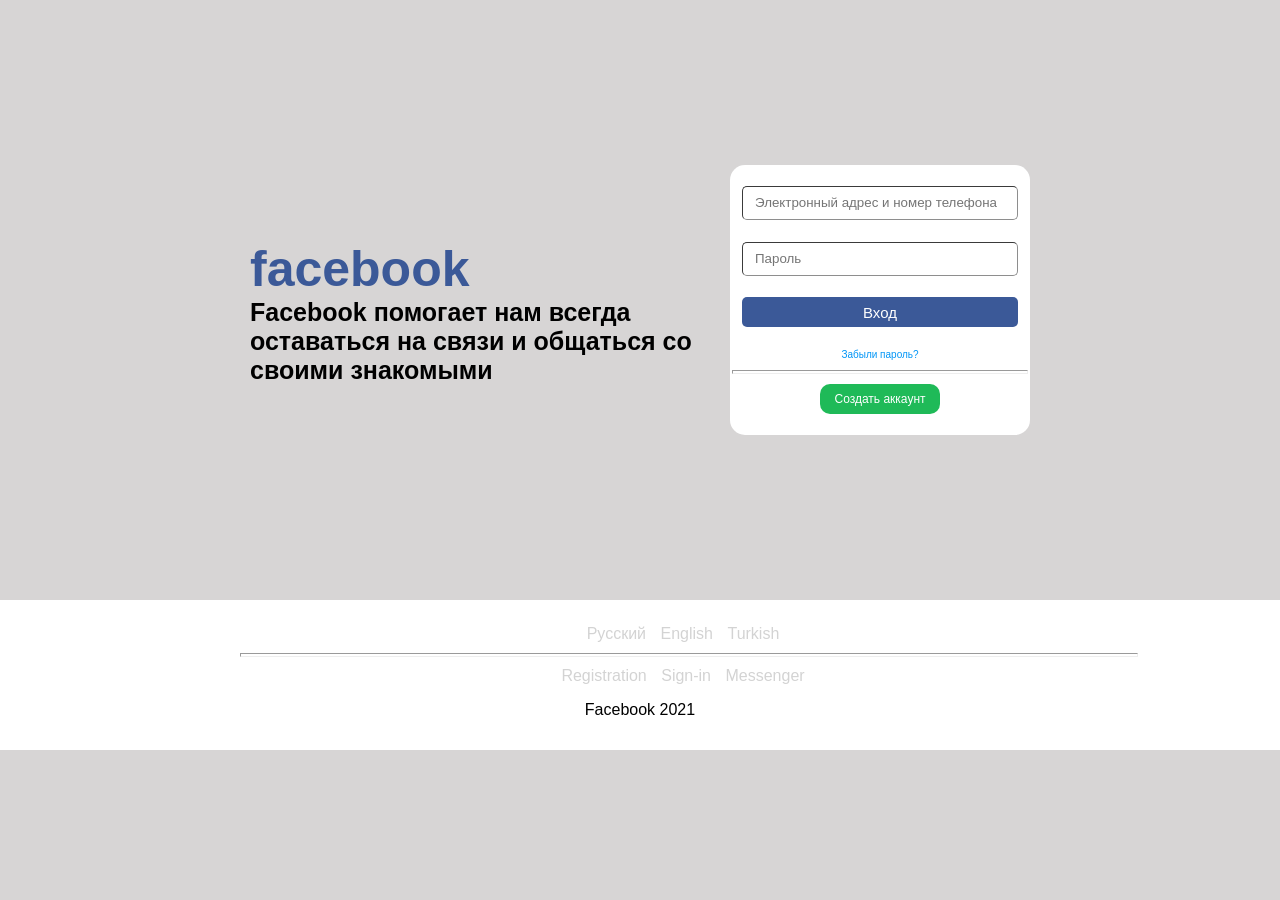
<file: lab2/facebook/index.html>
<!DOCTYPE html>
<html lang="en">
<head>
    <meta charset="UTF-8">
    <title>Title</title>
    <link rel="stylesheet" href="assets/css/style.css">
</head>
<body>
<section class="main_container">
    <div class="info">
        <p class="logo">facebook</p>
        <p class="descr">Facebook помогает нам всегда оставаться на связи и общаться со своими знакомыми</p>
    </div>
    <div class = "main_form">
        <input class = "main_input" placeholder="Электронный адрес и номер телефона"/>
        <input class = "main_input" placeholder="Пароль"/>
        <button class = "sign_in_button">Вход</button>
        <p class = "reset_button">Забыли пароль?</p>
        <hr></h4>
        <button class = "sign_up_button">Создать аккаунт</button>
    </div>
</section>
<section class="footer_container">
    <div class="languages">
        <ul>
            <li>Русский</li>
            <li>English</li>
            <li>Turkish</li>
        </ul>
    </div>
    <hr class = "second_hr"/>
    <div class="links">
        <ul>
            <li>Registration</li>
            <li>Sign-in</li>
            <li>Messenger</li>
        </ul>
    </div>
    <p class = "the_end">Facebook 2021</p>
</section>
</body>
</html>
</file>
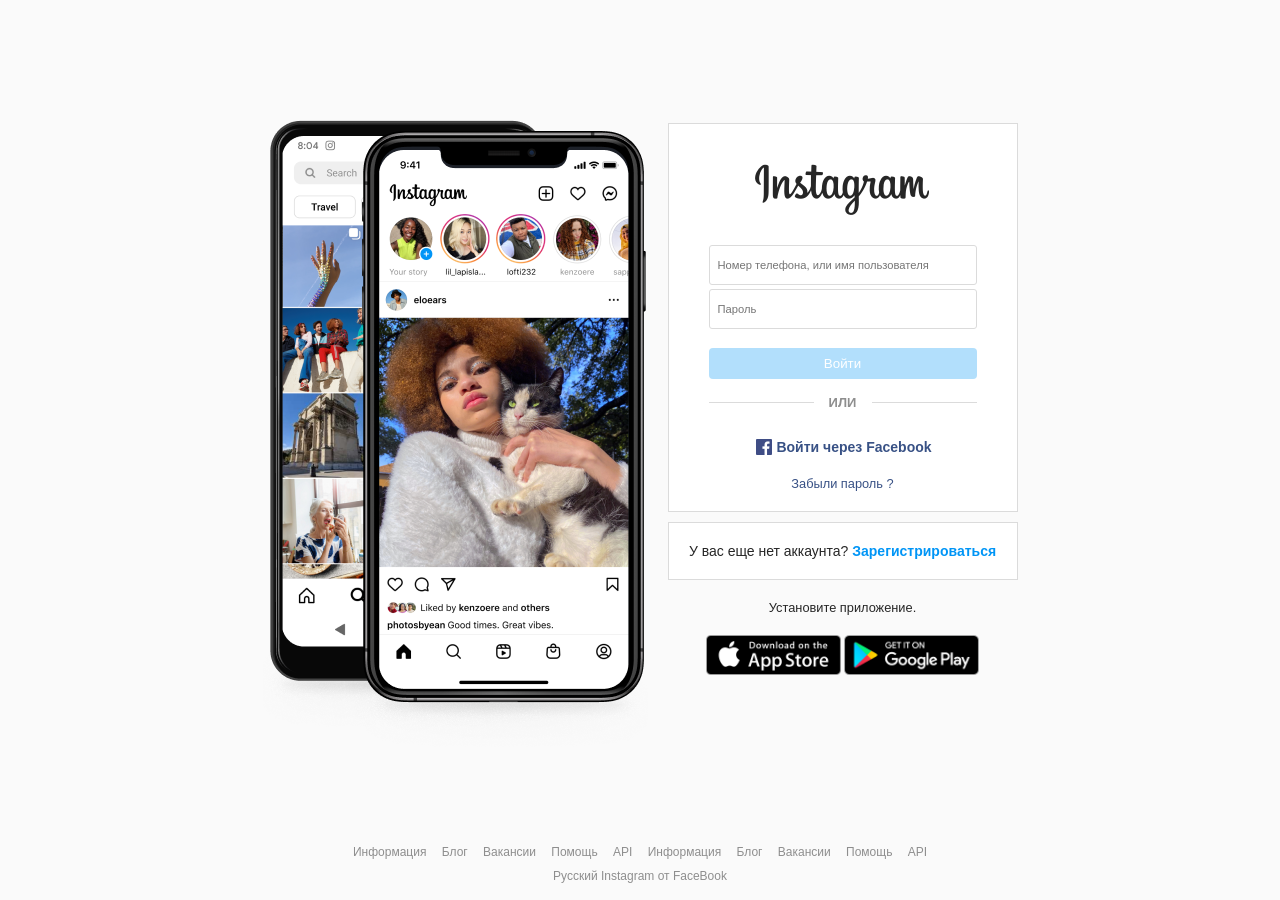
<file: lab2/inst/index.html>
<html lang="en">
<head>
    <meta charset="UTF-8">
    <meta http-equiv="X-UA-Compatible" content="IE=edge">
    <meta name="author" content="Luan Fernando" />

    <link rel="stylesheet" href="assets/css/style.css">

    <title>Instagram Clone</title>
</head>
<body>
    <main class="container">
        <section class="img-photo">
            <img src="assets/img/phone-slide-1.png" alt="foto da pagina do Instagram">
        </section>
        <section class="form-login">
            <form>
                <img src="assets/img/logo.png" class="logo-instagram" alt="Instagram logo">
                <input type="text" name="username" placeholder="Номер телефона, или имя пользователя">
                <input type="password" name="passwordUser" placeholder="Пароль">
                <button type="button" disabled>Войти</button>
                <div class="or">Или</div>
                <a href="#" class="login-facebook">
                    <img src="assets/img/fb.png" alt="facebook"> Войти через Facebook
                </a>
                <a href="#" class="forgot-pass">Забыли пароль ?</a>
            </form>
            <section class="signup">
                <p>У вас еще нет аккаунта? <a href="#">Зарегистрироваться</a></p>
            </section>
            <section class="get-app">
                <p>Установите приложение.</p>
                <a href="#">
                    <img src="assets/img/apple-button.png" alt="Instagram on App Store">
                </a>
                <a href="#">
                    <img src="assets/img/googleplay-button.png" alt="Instagram on Google Play">
                </a>
            </section>
        </section>
    </main>


    <footer class="footer">
        <nav>
            <a href="#">Информация</a>
            <a href="#">Блог</a>
            <a href="#">Вакансии</a>
            <a href="#">Помощь</a>
            <a href="#">API</a>
            <a href="#">Информация</a>
            <a href="#">Блог</a>
            <a href="#">Вакансии</a>
            <a href="#">Помощь</a>
            <a href="#">API</a>
        </nav>
        <div class="copy">
            <span>Русский</span>
            <span>Instagram от FaceBook</span>
        </div>
    </footer>

</body>
</html>
</file>
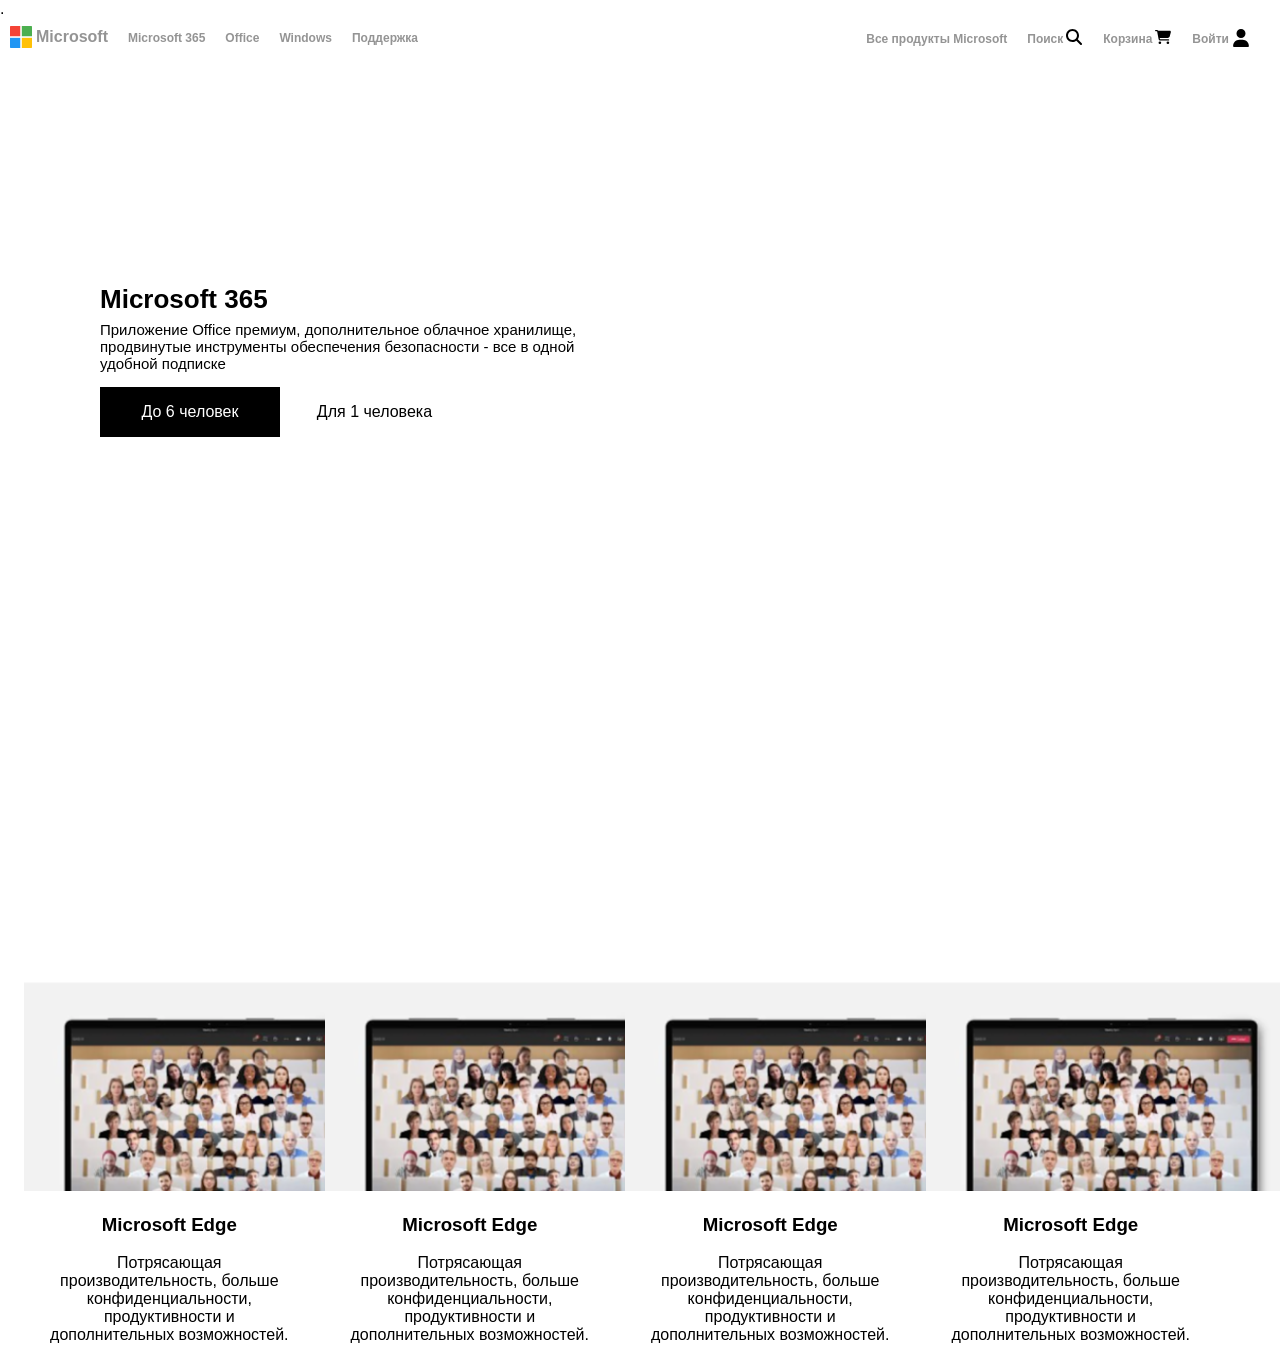
<file: lab2/microsoft/index.html>
<!DOCTYPE html>
<html lang="en">
<head>
    <meta charset="UTF-8">
    <title>Title</title>
    <link rel="stylesheet" href="assets/css/style.css">
    .
</head>
<body>
    <section class = "navbar">
        <div class="left-elements">
            <ul class="nav-list" >
                <li><img width="22" height="22" style="margin-left: 0;margin-right: -16px;margin-top: -2px;" src = "assets/img/microsoft.png"/></li>
                <li><a style = "font-size:16px;" href="#">Microsoft</a></li>
                <li><a href="#">Microsoft 365</a></li>
                <li><a href="#">Office</a></li>
                <li><a href="#">Windows</a></li>
                <li><a href="#">Поддержка</a></li>
            </ul>
        </div>
        <div class="right-elements">
            <ul class="nav-list">
                <li><a href="#">Все продукты Microsoft</a></li>
                <li><a href="#">Поиск</a></li>
                <li><img width="16" height="16" src = "assets/img/find_icon.svg"/></li>
                <li><a href="#">Корзина</a></li>
                <li><img width="16" height="16" src = "assets/img/cart.svg"/></li>
                <li><a href="#">Войти</a></li>
                <li><img width="18" height="18" src = "assets/img/user-solid.svg"/> </li>
            </ul>
        </div>
    </section>
    <section class = "main_container">
        <div class = "info">
            <h1>Microsoft 365</h1>
            <p class = "info_descr">
                Приложение Office премиум, дополнительное облачное хранилище, продвинутые инструменты обеспечения безопасности - все в одной удобной подписке
            </p>
            <div class = "first_box">
                <p>До 6 человек</p>
            </div>
            <div class = "second_box">
                <p>Для 1 человека</p>
            </div>
        </div>
    </section>
    <section class = "second_container">
        <div class = "box_in_second">
            <img src = "assets/img/1.png"/>
            <h3>Microsoft Edge</h3>
            <p>Потрясающая производительность, больше конфиденциальности, продуктивности и дополнительных возможностей.</p>
        </div>
        <div class = "box_in_second">
            <img src = "assets/img/1.png"/>
            <h3>Microsoft Edge</h3>
            <p>Потрясающая производительность, больше конфиденциальности, продуктивности и дополнительных возможностей.</p>
        </div>
        <div class = "box_in_second">
            <img src = "assets/img/1.png"/>
            <h3>Microsoft Edge</h3>
            <p>Потрясающая производительность, больше конфиденциальности, продуктивности и дополнительных возможностей.</p>
        </div>
        <div class = "box_in_second">
            <img src = "assets/img/1.png"/>
            <h3>Microsoft Edge</h3>
            <p>Потрясающая производительность, больше конфиденциальности, продуктивности и дополнительных возможностей.</p>
        </div>
    </section>
</body>
</html>
</file>
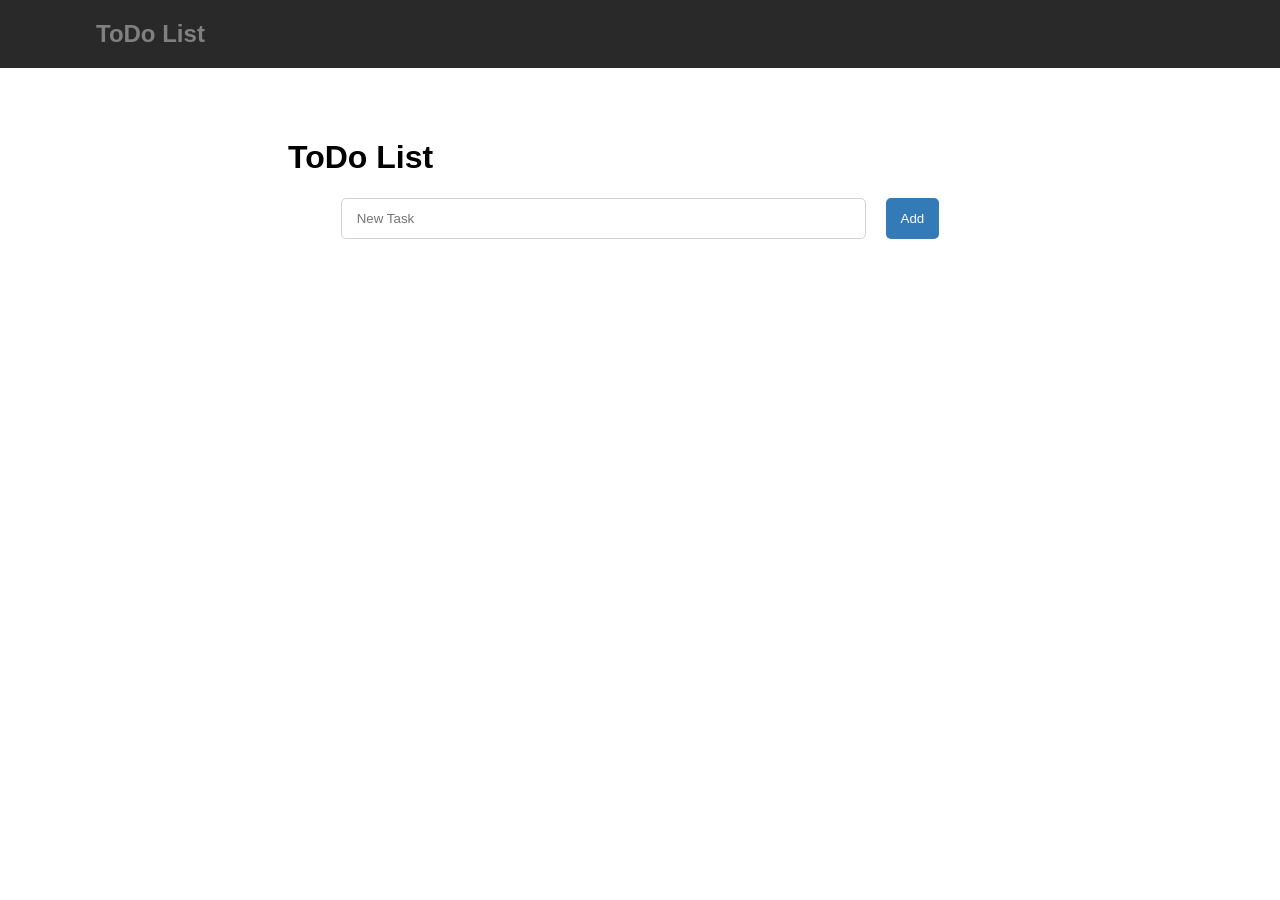
<file: lab3/todo-list/index.html>
<!DOCTYPE html>
<html lang="en">
  <head>
    <meta charset="UTF-8" />
    <meta name="viewport" content="width=device-width, initial-scale=1.0" />
    <title>ToDo List</title>
    <link rel="stylesheet" href="static/css/styles.css" />
  </head>
  <body>
    <nav>
      <h1 style="width: 85%; text-align: start">ToDo List</h1>
    </nav>
    <div class="todo-container">
      <h1>ToDo List</h1>
      <div class="add-task">
        <input type="text" id="new-task-input" placeholder="New Task" />
        <button id="add-task-btn">Add</button>
      </div>
      <ul id="task-list"></ul>
    </div>

    <script src="static/js/script.js"></script>
  </body>
</html>
</file>
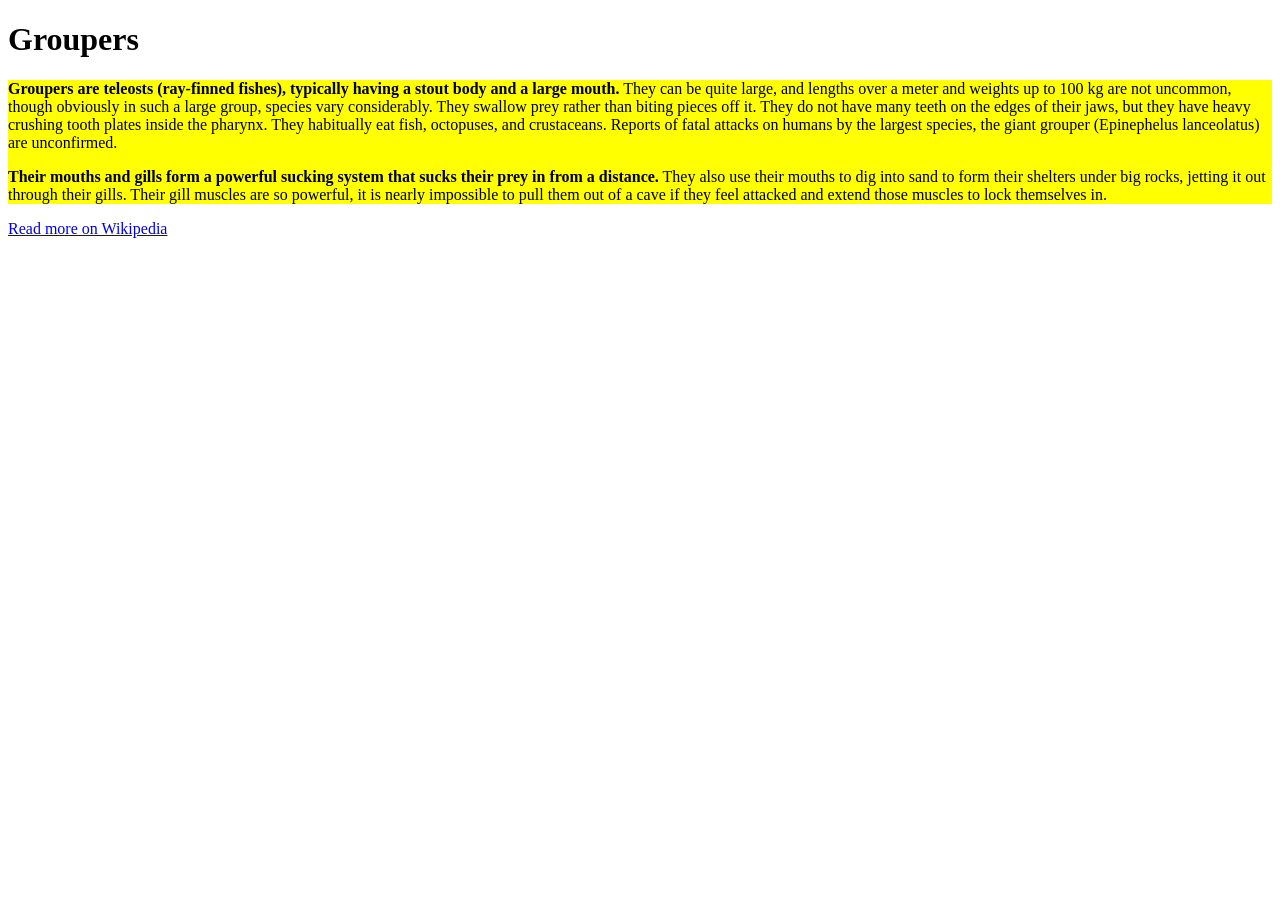
<file: lab1/khan/cssLayout/group_the_groupers.html>
<!DOCTYPE html>
<html>
    <head>
        <meta charset="utf-8">
        <title>Challenge: Group the groupers</title>
        <style>
            .first-sentence {
                font-weight: bold;
            }
            
            .info{
                background-color: yellow;
            }
        </style>
    </head>
    <body>
    
        <h1>Groupers</h1>
        
        <div class="info">
        <p><span class="first-sentence">Groupers are teleosts (ray-finned fishes), typically having a stout body and a large mouth.</span> They can be quite large, and lengths over a meter and weights up to 100 kg are not uncommon, though obviously in such a large group, species vary considerably. They swallow prey rather than biting pieces off it. They do not have many teeth on the edges of their jaws, but they have heavy crushing tooth plates inside the pharynx. They habitually eat fish, octopuses, and crustaceans. Reports of fatal attacks on humans by the largest species, the giant grouper (Epinephelus lanceolatus) are unconfirmed.</p>

        <p><span class="first-sentence">Their mouths and gills form a powerful sucking system that sucks their prey in from a distance.</span> They also use their mouths to dig into sand to form their shelters under big rocks, jetting it out through their gills. Their gill muscles are so powerful, it is nearly impossible to pull them out of a cave if they feel attacked and extend those muscles to lock themselves in.</p>
        </div>
        
        <a href="http://en.wikipedia.org/wiki/Grouper">Read more on Wikipedia</a>

    </body>
</html>
</file>
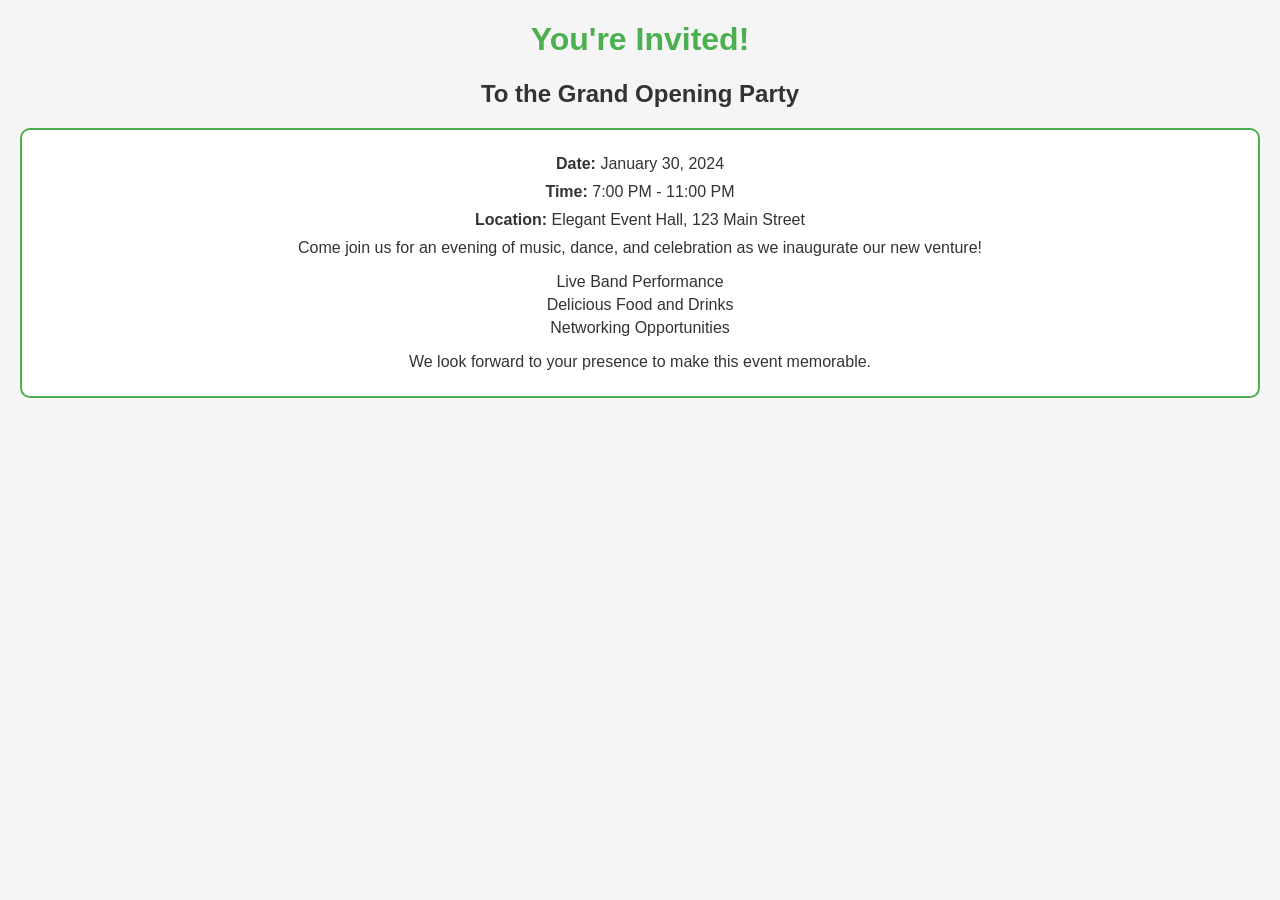
<file: lab1/khan/cssLayout/project.html>
<!DOCTYPE html>
<html lang="en">
<head>
    <meta charset="utf-8">
    <title>Project: Event Invite</title>
    <style>
        body {
            font-family: 'Arial', sans-serif;
            background-color: #f5f5f5;
            color: #333;
            margin: 20px;
            text-align: center;
        }

        h1 {
            color: #4CAF50;
        }

        h2 {
            color: #333;
        }

        p {
            margin: 10px 0;
        }

        ul {
            list-style-type: none;
            padding: 0;
        }

        li {
            margin-bottom: 5px;
        }

        .event-details {
            border: 2px solid #4CAF50;
            padding: 15px;
            margin-top: 20px;
            background-color: #fff;
            border-radius: 10px;
        }
    </style>
</head>
<body>
    <h1>You're Invited!</h1>
    <h2>To the Grand Opening Party</h2>

    <div class="event-details">
        <p><strong>Date:</strong> January 30, 2024</p>
        <p><strong>Time:</strong> 7:00 PM - 11:00 PM</p>
        <p><strong>Location:</strong> Elegant Event Hall, 123 Main Street</p>

        <p>Come join us for an evening of music, dance, and celebration as we inaugurate our new venture!</p>

        <ul>
            <li>Live Band Performance</li>
            <li>Delicious Food and Drinks</li>
            <li>Networking Opportunities</li>
        </ul>

        <p>We look forward to your presence to make this event memorable.</p>
    </div>
</body>
</html>
</file>
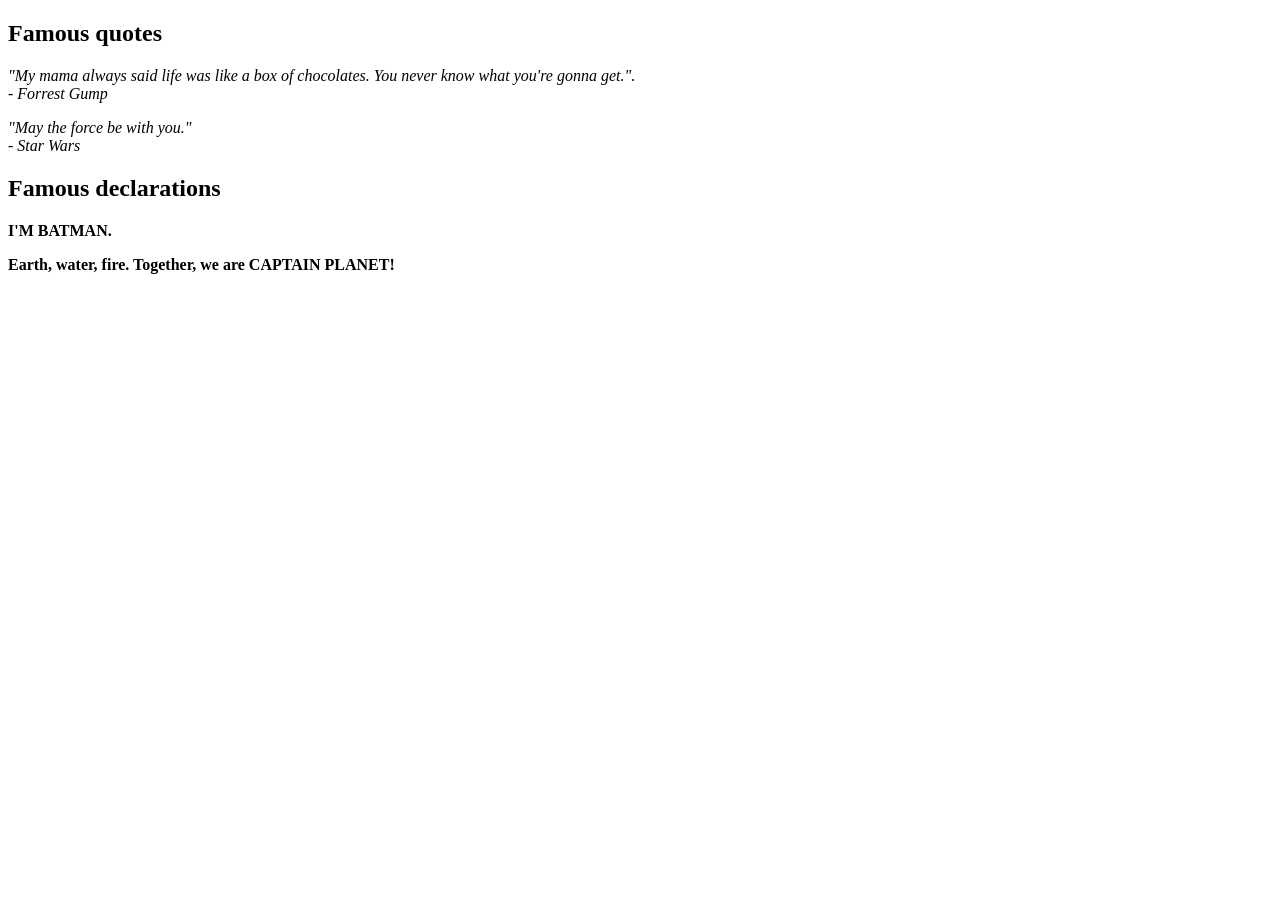
<file: lab1/khan/cssTextProperties/famous_font_formats.html>
<!DOCTYPE html>
<html>
    <head>
        <meta charset="utf-8">
        <title>Challenge: Famous font formats</title>
        <style>
            .declaration { 
                font-weight: bold;
            }
            
            .quote {
                font-style: italic;
            }
        </style>
    </head>
    <body>

    <h2>Famous quotes</h2>
    <p class="quote">
    "My mama always said life was like a box of chocolates. You never know what you're gonna get.".
    <br> - Forrest Gump
    </p>
    
    <p class="quote">
    "May the force be with you."
    <br>- Star Wars
    </p>
    
     <h2>Famous declarations</h2>
     
    <p class="declaration">
    I'M BATMAN.
    </p>
    
    <p class="declaration">
    Earth, water, fire. Together, we are CAPTAIN PLANET!
    </p>
    
    </body>
</html>
</file>
<file: lab2/facebook/assets/css/style.css>
body{
    margin: 0;
    padding: 0;
    background-color: #d7d5d5;
    font-family:-apple-system,klavika, BlinkMacSystemFont, 'Segoe UI', Roboto, Oxygen, Ubuntu, Cantarell, 'Open Sans', 'Helvetica Neue', sans-serif;
}
.main_container {
    width: 100%;
    height: 600px;
    display: flex;
    align-items: center;
    justify-content: center;
    flex-direction: row;
}
.info {
    display: inline-block;
}
.logo {
    font-family: 'Helvetica', 'Arial', sans-serif;
    font-weight: bold;
    color: #3b5998;
    font-size: 50px;
}
.descr {
    font-size: 25px;
    font-family: 'Helvetica', 'Arial', sans-serif;
    font-weight: bold;
    margin-top: -50px;
    width: 480px;
}
.main_form {
    width: 300px;
    height: 270px;
    background-color: white;
    border-radius: 15px;
    display: flex;
    flex-direction: column;
    align-items: center;
    justify-content: space-evenly;
}
.main_input {
    width: 90%;
    height: 30px;
    border-radius: 5px;
    border-color: #8E8E8E;
    border-width: 0.5px;
    text-indent: 10px;
    line-height: 100px;
}
input:hover {
    border-color: #3b5998;
    color: #3b5998;
}
.sign_in_button {
    background-color: #3b5998;
    width: 92%;
    height: 30px;
    border-radius: 5px;
    color: white;
    font-size: 15px;
    border-width: 0;
}
.reset_button {
    color: #0095f6;
    font-size: 10px;
    padding: 0;
    height: 75px;
    margin: 0;
    padding: 0;

}
.sign_up_button {
    background-color: #1fba58;
    width: 40%;
    height: 30px;
    border-radius: 10px;
    border-width: 0;
    color: white;
    font-size: 12px;
    margin-top: -20px;
}
hr {
    margin-top: -75px;
    width: 98%;
    height: 2px;
}
.footer_container {
    width: 100%;
    height: 150px;
    background-color: white;
    bottom: 0;
    display: block;
    text-align: center;
    justify-content: center;
    align-items: center;
}
.languages{
    margin-left: 240px;
    padding-top: 25px;
    text-align: center;
    align-items: center;
    width: 70%;
}
.links{
    margin-left: 240px;
    padding-top: 10px;
    text-align: center;
    align-items: center;
    width: 70%;
}
ul {
    text-align: center;
    list-style-type: none;
    padding: 0;
    margin: 0;
    text-align: center;
}

li {
    display: inline;
    margin-right: 10px; /* Adjust as needed for spacing between items */
    color: lightgray;
}
.second_hr {
    margin-bottom: 0;
    width: 70%;
    margin-top: 10px;
    margin-left: 240px;
}
</file>
<file: lab2/inst/assets/css/style.css>
h1,h2,h3,p,ul{
    margin: 0;
}

ul{
    padding: 0;
    list-style: none;
}

a {
    text-decoration: none;
}

body{
    margin: 0;
    padding: 0;
    background-color: #FAFAFA;
    font-family:-apple-system, BlinkMacSystemFont, 'Segoe UI', Roboto, Oxygen, Ubuntu, Cantarell, 'Open Sans', 'Helvetica Neue', sans-serif;
    color: #262626;
}

.container{
    display: grid;
    grid-template-columns: 1fr 350px;
    column-gap: 1.25rem;
    width: 755px;
    margin: 120px auto 90px;
}

.img-photo{
    height: 635px;
    position: relative;
    background: url('../img/phone.png') no-repeat center;
}

.img-photo img{
    position: absolute;
    bottom: 65px;
    left: 116px;
}

.logo-instagram{
    margin: 20px 0 30px 0;
}

.form-login{
    text-align: center;
    font-size: 14px;
    margin-top: 3px;
}

.form-login form{
    text-align: center;
    background-color: #fff;
    padding: 1.25rem 2.5rem;
    border: 1px solid rgb(219,219,219);
    margin-bottom: 10px;
}

.form-login input{
    width: 100%;
    color: #dbdbdb;
    box-sizing: border-box;
    font-size: 0.7rem;
    padding: 13px 0 13px 8px;
    border: 1px solid #dbdbdb;
    margin-bottom: 4px;
    border-radius: 3px;
    outline: none;
}

.form-login button {
    color: #fff;
    font-weight: 7bold;
    width: 100%;
    margin-top: 15px;
    background: #0195f6;
    border: none;
    padding: 8px;
    border-radius: 4px;
    cursor: pointer;
}

.form-login button:disabled{
    background: #B2DFFC;
    cursor: default;
}

.or{
    margin: 1rem 0 1.6rem;
    font-size: 13px;
    color: #8E8E8E;
    text-transform: uppercase;
    font-weight: bold;
    display: flex;
    align-items: center;
    justify-content: space-between;
}

.or::after,
.or::before{
    content: "";
    width: 105px;
    height: 1px;
    background: #dbdbdb;
}

.login-facebook{
    color: #385185;
    font-weight: 600;
    font-size: 0.875rem;
    display: flex;
    align-items: center;
    justify-content: center;
    margin: 0 auto 18px;
}

.forgot-pass{
    font-size: 0.8rem;
    color: #385185;
}

.signup{
    border: 1px solid #dbdbdb;
    background-color: #fff;
    padding: 20px 0;
    margin: 0 0 20px;
}

.signup a{
    font-weight: 600;
    color: #0095f6;
}

.get-app{
    margin-top: 20px;

}

.get-app p{
    font-size: 0.8rem;
}

.get-app img{
    margin-top: 20px;
    width: 135px;
}

.clone-page{
    text-align: center;
    margin-bottom: 20px;
    font-weight: bold;
}

.footer{
    text-align: center;
    width: 970px;
    margin: 0 auto;
    font-size: 12px;
    color: #8e8e8e;
}

.footer a{
    color: #8e8e8e;
    display: inline-block;
    margin: 0 0.375rem 0.625rem;
}
</file>
<file: lab2/microsoft/assets/css/style.css>
body {
    margin: 0;
    font-family: 'Arial', sans-serif;
}

.navbar {
    background-color: white;
    color: rgb(0,0,0);
    padding: 10px;
    display: flex;
    justify-content: space-between;
    align-items: center;
}

.logo {
    font-size: 24px;
    font-weight: bold;
}

.nav-list {
    list-style: none;
    margin: 0;
    padding: 0;
    display: flex;
}

.nav-list li {
    margin-right: 20px;
}

.nav-list a {
    text-decoration: none;
    font-weight: bold;
    color: rgba(70, 70, 70, 0.58);
    font-size: 12px;
}


.left-elements,
.right-elements {
    display: flex;
    align-items: center;
}

.right-elements {
    margin-left: auto;
}

img{
    margin-left: -17px;
    color:rgb(70, 70, 70);
}
.main_container {
    background-image: url("https://cdn-dynmedia-1.microsoft.com/is/image/microsoftcorp/Highlight-Hero-Windows11-GlobalLaunch:VP2-859x540");
    background-size: cover;
    background-repeat: no-repeat;
    width: 1600px;
    height: 900px;
}
.info {
    padding-top: 200px;
    padding-left: 100px;
}
h1{
    font-size: 26px;
    font-family: 'Arial';
    font-weight: bold;
}
.info_descr {
    margin-top: -15px;
    font-size: 15px;
    width: 500px;
    font-family: 'Arial', sans-serif;
}
.first_box {
    background-color: black;
    color: white;
    width: 180px;
    height: 50px;
    text-align: center;
    display: inline-block;
    align-items: center;
    justify-content: center;
}
.second_container{
    margin-top: 20px;
    text-align: center;
    display: inline-block;
    align-items: center;
    justify-content: center;
}
.second_box {
     color: black;
     width: 180px;
     height: 50px;
     text-align: center;
     display: inline-block;
     align-items: center;
     justify-content: center;
 }

.box_in_second {
    width: 20%;
    margin-right: 40px;
    display: inline-block;
}
</file>
<file: lab3/todo-list/static/css/styles.css>
body,
html {
  height: 100%;
  margin: 0;
  font-family: Arial, sans-serif;
}
nav {
  width: 100%;
  display: flex;
  justify-content: center;
  align-items: center;
  background-color: #292929;
  color: gray;
}

.todo-container {
  width: 55%;
  padding-top: 50px;
  margin: auto;
  text-align: center;
}
.todo-container h1 {
  text-align: start;
}

.add-task {
    display: flex;
    flex-direction: row;
    justify-content: center;
  margin-bottom: 20px;
}

#new-task-input {
  padding: 12px 15px;
  width: 70%;
  margin-right: 20px;
  border: 1px solid lightgrey;
  border-radius: 5px;
}

#add-task-btn {
  padding: 12px 15px;
  cursor: pointer;
  background-color: #337ab7;
  color: white;
  border: none;
  border-radius: 5px;
}

#task-list {
  list-style: none;
  padding: 5px 0px;
  border-radius: 5px;
  border: 1px solid lightgrey;
  border-radius: 5px;
}
#task-list:empty {
  border: none;
}

#task-list li {
  background: #fff;
  padding: 25px 20px;
  display: flex;
  align-items: center;
  border-bottom: 1px solid lightgrey;
}
#task-list li:last-child {
  border: none;
}

#task-list li.completed span {
  text-decoration: line-through;
  color: #aaa;
}
#task-list li input[type="checkbox"] {
  width: 18px;
  height: 18px;
}

#task-list span {
  margin-left: 24px;
  text-align: start;
  flex-grow: 1;
}

.delete-btn {
  width: 24px;
  height: 24px;
  cursor: pointer;
  filter: invert(14%) sepia(78%) saturate(5435%) hue-rotate(357deg)
    brightness(104%) contrast(114%);
}
</file>
